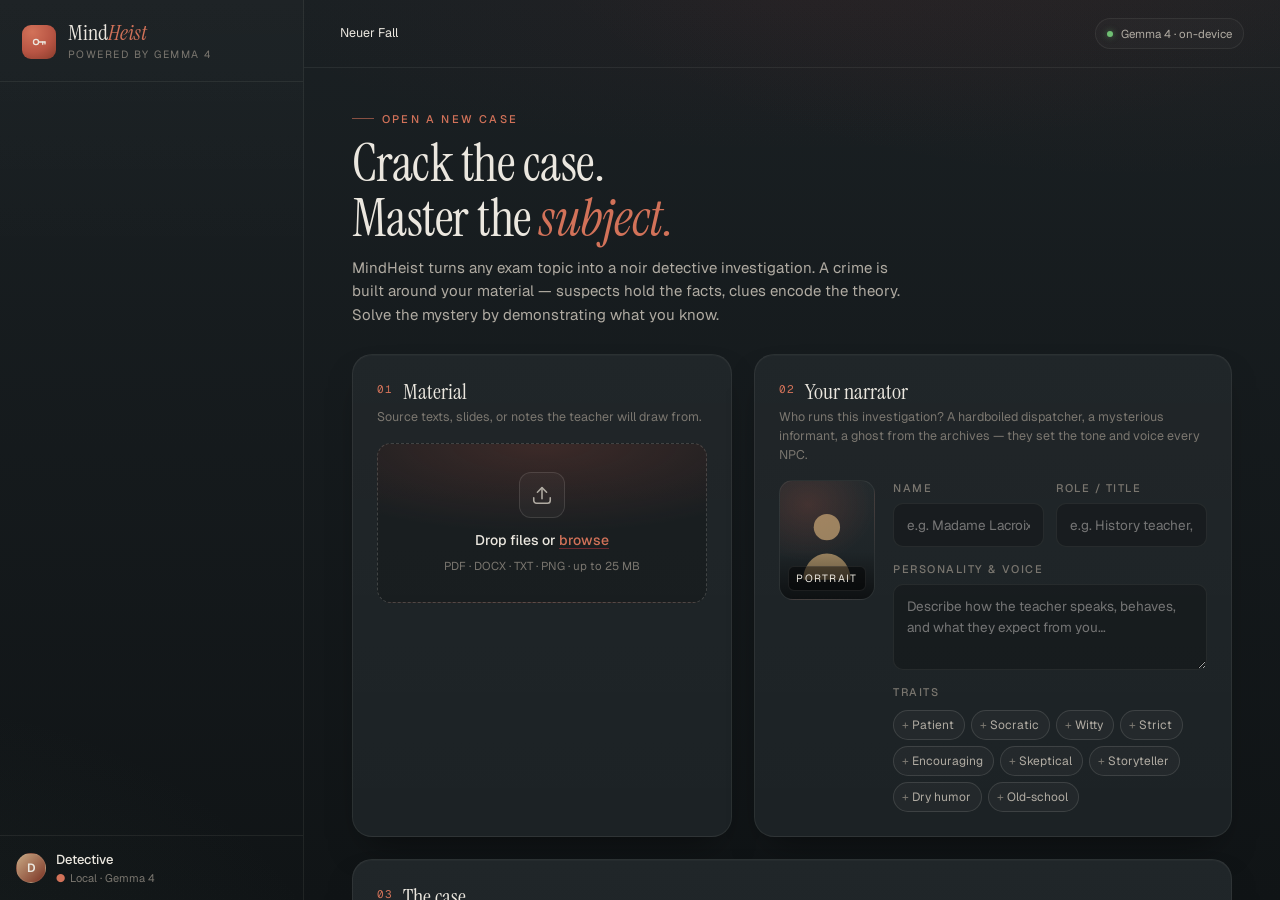
<file: index.html>
<!doctype html>
<html lang="en">
<head>
<meta charset="utf-8" />
<meta name="viewport" content="width=device-width,initial-scale=1" />
<title>MindHeist — New Roleplay</title>
<link rel="preconnect" href="https://fonts.googleapis.com">
<link rel="preconnect" href="https://fonts.gstatic.com" crossorigin>
<link href="https://fonts.googleapis.com/css2?family=Instrument+Serif:ital@0;1&family=Geist:wght@300;400;500;600;700&family=Geist+Mono:wght@400;500&display=swap" rel="stylesheet">
<link rel="stylesheet" href="shared.css">
<link rel="stylesheet" href="style.css">
</head>
<body>

<div class="app">

  <!-- Sidebar -->
  <aside class="sidebar">
    <div class="brand">
      <div class="brand-mark">
        <svg viewBox="0 0 24 24" fill="none" stroke="currentColor" stroke-width="1.7" stroke-linecap="round" stroke-linejoin="round">
          <circle cx="8" cy="12" r="3.4"/><path d="M11.4 12H20"/><path d="M17 12v3"/><path d="M20 12v2.5"/>
        </svg>
      </div>
      <div>
        <div class="brand-name">Mind<em>Heist</em></div>
        <div class="brand-sub">Powered by Gemma 4</div>
      </div>
    </div>

    <div class="side-spacer"></div>

    <div class="sidebar-foot">
      <div class="avatar">D</div>
      <div class="who">
        <div class="who-name">Detective</div>
        <div class="who-plan"><span class="gem">●</span> Local · Gemma 4</div>
      </div>
    </div>
  </aside>

  <!-- Main -->
  <main class="main">
    <div class="topbar">
      <div class="crumb">
        <span class="here">Neuer Fall</span>
      </div>
      <div class="topbar-right">
        <span class="badge"><span class="pulse"></span> Gemma 4 · on-device</span>
      </div>
    </div>

    <div class="scroll">

      <section class="hero">
        <div>
          <div class="eyebrow">Open a new case</div>
          <h1>Crack the case.<br>Master the <em>subject.</em></h1>
          <p class="lede">MindHeist turns any exam topic into a noir detective investigation. A crime is built around your material — suspects hold the facts, clues encode the theory. Solve the mystery by demonstrating what you know.</p>
        </div>
      </section>

      <div class="grid">

        <!-- Card 01: Material -->
        <article class="card">
          <div class="card-head">
            <div>
              <h2><span class="num">01</span>Material</h2>
              <div class="card-desc">Source texts, slides, or notes the teacher will draw from.</div>
            </div>
          </div>
          <label class="dropzone" for="file-input">
            <div class="dz-icon">
              <svg viewBox="0 0 24 24" fill="none" stroke="currentColor" stroke-width="1.7" stroke-linecap="round" stroke-linejoin="round"><path d="M21 15v3a3 3 0 0 1-3 3H6a3 3 0 0 1-3-3v-3"/><path d="M7 9l5-5 5 5"/><path d="M12 4v12"/></svg>
            </div>
            <div class="dz-title">Drop files or <b>browse</b></div>
            <div class="dz-hint">PDF · DOCX · TXT · PNG · up to 25 MB</div>
            <input id="file-input" type="file" multiple hidden>
          </label>
          <div class="file-list" id="file-list"></div>
        </article>

        <!-- Card 02: Teacher -->
        <article class="card">
          <div class="card-head">
            <div>
              <h2><span class="num">02</span>Your narrator</h2>
              <div class="card-desc">Who runs this investigation? A hardboiled dispatcher, a mysterious informant, a ghost from the archives — they set the tone and voice every NPC.</div>
            </div>
          </div>
          <div class="persona-grid">
            <div class="portrait" title="Choose portrait">
              <svg viewBox="0 0 100 120" fill="currentColor">
                <circle cx="50" cy="40" r="20"/>
                <path d="M14 120c0-22 16-40 36-40s36 18 36 40z"/>
              </svg>
              <div class="portrait-label">Portrait</div>
            </div>
            <div>
              <div class="row-2">
                <div class="field">
                  <label>Name</label>
                  <input id="teacher-name" placeholder="e.g. Madame Lacroix">
                </div>
                <div class="field">
                  <label>Role / title</label>
                  <input id="teacher-role" placeholder="e.g. History teacher, debate partner…">
                </div>
              </div>
              <div class="field">
                <label>Personality &amp; voice</label>
                <textarea id="teacher-personality" placeholder="Describe how the teacher speaks, behaves, and what they expect from you…"></textarea>
              </div>
              <div class="field" style="margin-bottom:0">
                <label>Traits</label>
                <div class="traits">
                  <span class="trait">Patient</span>
                  <span class="trait">Socratic</span>
                  <span class="trait">Witty</span>
                  <span class="trait">Strict</span>
                  <span class="trait">Encouraging</span>
                  <span class="trait">Skeptical</span>
                  <span class="trait">Storyteller</span>
                  <span class="trait">Dry humor</span>
                  <span class="trait">Old-school</span>
                </div>
              </div>
            </div>
          </div>
        </article>

        <!-- Card 03: Lesson -->
        <article class="card full">
          <div class="card-head">
            <div>
              <h2><span class="num">03</span>The case</h2>
              <div class="card-desc">What subject should the crime revolve around? The mystery is built entirely from your exam topic.</div>
            </div>
          </div>
          <div class="topic-grid">
            <div>
              <div class="field">
                <label>Exam topic &amp; scope</label>
                <div class="ta-wrap">
                  <textarea id="topic-ta" oninput="updateCount(this)" placeholder="e.g. I have an oral exam on the French Revolution — causes, key figures, the Declaration of the Rights of Man. Push me hard on dates and motives."></textarea>
                  <div class="ta-foot">
                    <div class="ta-chips">
                      <span class="auto-mode-note">The mystery format is chosen automatically from your topic.</span>
                    </div>
                    <span id="char-count">0 / 2,000</span>
                  </div>
                </div>
              </div>
            </div>
            <div class="options">
              <div class="opt-row">
                <div class="field" style="margin-bottom:0">
                  <label>Language</label>
                  <select id="lesson-language">
                    <option selected>English</option>
                    <option>German</option>
                    <option>French</option>
                    <option>Spanish</option>
                  </select>
                </div>
                <div class="field" style="margin-bottom:0">
                  <label>Length</label>
                  <select id="lesson-length">
                    <option>15 min — quick drill</option>
                    <option selected>30 min — standard</option>
                    <option>60 min — deep dive</option>
                    <option>Open-ended</option>
                  </select>
                </div>
              </div>
              <div class="opt-row">
                <div class="field" style="margin-bottom:0">
                  <label>School level</label>
                  <select id="lesson-school-type">
                    <option value="">— unspecified —</option>
                    <option>Elementary</option>
                    <option>Middle school</option>
                    <option selected>High school</option>
                    <option>Vocational school</option>
                    <option>University</option>
                  </select>
                </div>
                <div class="field" style="margin-bottom:0">
                  <label>Grade / year</label>
                  <select id="lesson-grade">
                    <option value="">— unspecified —</option>
                    <option>Grade 5</option><option>Grade 6</option><option>Grade 7</option>
                    <option>Grade 8</option><option>Grade 9</option><option>Grade 10</option>
                    <option>Grade 11</option><option>Grade 12</option>
                    <option>1st year university</option><option>2nd year university</option>
                    <option>3rd year university</option><option>Master / graduate</option>
                  </select>
                </div>
              </div>
              <div class="slider-box">
                <div class="slider-top"><span>Academic difficulty</span><b id="diff-label">Challenging</b></div>
                <div class="track" id="diff-track">
                  <div class="track-fill" id="diff-fill" style="width:60%"></div>
                  <div class="track-knob" id="diff-knob" style="left:60%"></div>
                </div>
                <div class="slider-scale"><span>Forgiving</span><span>Balanced</span><span>Unforgiving</span><span>No mercy</span></div>
              </div>
            </div>
          </div>
        </article>

      </div>

      <!-- Action bar -->
      <div class="action-bar">
        <div class="action-left">
          <div class="action-model">
            <svg viewBox="0 0 24 24" fill="none" stroke="currentColor" stroke-width="1.8" stroke-linecap="round" stroke-linejoin="round"><path d="M12 2l2.5 6.5L21 11l-6.5 2.5L12 20l-2.5-6.5L3 11l6.5-2.5z"/></svg>
            Gemma 4 · runs locally
          </div>
          <div class="action-divider"></div>
          <div class="action-tokens">No documents yet · add material to begin</div>
        </div>
        <div class="action-right">
          <button class="btn btn-primary" onclick="send()">
            <svg viewBox="0 0 24 24" fill="none" stroke="currentColor" stroke-width="2" stroke-linecap="round" stroke-linejoin="round"><path d="M5 4l14 8-14 8z" fill="currentColor"/></svg>
            Open the case
            <span class="kbd">⏎</span>
          </button>
        </div>
      </div>

    </div>
  </main>
</div>

<!-- Loading Overlay -->
<div id="loading-overlay" class="loading-overlay" aria-live="polite" aria-label="Generating your case">
  <div class="lo-glow lo-glow-1" aria-hidden="true"></div>
  <div class="lo-glow lo-glow-2" aria-hidden="true"></div>
  <div class="lo-scanlines" aria-hidden="true"></div>

  <div class="lo-content">

    <div class="lo-brand">
      <div class="lo-brand-mark">
        <svg viewBox="0 0 24 24" fill="none" stroke="currentColor" stroke-width="1.7" stroke-linecap="round" stroke-linejoin="round">
          <circle cx="8" cy="12" r="3.4"/>
          <path d="M11.4 12H20"/>
          <path d="M17 12v3"/>
          <path d="M20 12v2.5"/>
        </svg>
      </div>
      <span class="lo-brand-name">Mind<em>Heist</em></span>
    </div>

    <div class="lo-title">Opening<br>the case</div>
    <div class="lo-subtitle" id="lo-subtitle">Preparing your investigation…</div>

    <div class="lo-stages">

      <!-- Stage 1: Research -->
      <div class="lo-stage" id="lo-stage-1">
        <div class="lo-stage-track">
          <div class="lo-stage-icon">
            <svg viewBox="0 0 24 24" fill="none" stroke="currentColor" stroke-width="2" stroke-linecap="round" stroke-linejoin="round">
              <circle cx="11" cy="11" r="7"/>
              <path d="m20 20-3.5-3.5"/>
            </svg>
          </div>
          <div class="lo-stage-line"></div>
        </div>
        <div class="lo-stage-body">
          <div class="lo-stage-label">Research</div>
          <div class="lo-stage-desc">Analyzing concepts, key facts, and learning gaps</div>
        </div>
      </div>

      <!-- Stage 2: Task Design -->
      <div class="lo-stage" id="lo-stage-2">
        <div class="lo-stage-track">
          <div class="lo-stage-icon">
            <svg viewBox="0 0 24 24" fill="none" stroke="currentColor" stroke-width="2" stroke-linecap="round" stroke-linejoin="round">
              <path d="M9 5H7a2 2 0 0 0-2 2v12a2 2 0 0 0 2 2h10a2 2 0 0 0 2-2V7a2 2 0 0 0-2-2h-2"/>
              <rect x="9" y="3" width="6" height="4" rx="2"/>
              <path d="M9 12h6M9 16h4"/>
            </svg>
          </div>
          <div class="lo-stage-line"></div>
        </div>
        <div class="lo-stage-body">
          <div class="lo-stage-label">Task Design</div>
          <div class="lo-stage-desc">Creating exam tasks calibrated to your level</div>
        </div>
      </div>

      <!-- Stage 3: Story Build -->
      <div class="lo-stage" id="lo-stage-3">
        <div class="lo-stage-track">
          <div class="lo-stage-icon">
            <svg viewBox="0 0 24 24" fill="none" stroke="currentColor" stroke-width="2" stroke-linecap="round" stroke-linejoin="round">
              <path d="M20.84 4.61a5.5 5.5 0 0 0-7.78 0L12 5.67l-1.06-1.06a5.5 5.5 0 0 0-7.78 7.78l1.06 1.06L12 21.23l7.78-7.78 1.06-1.06a5.5 5.5 0 0 0 0-7.78z"/>
            </svg>
          </div>
        </div>
        <div class="lo-stage-body">
          <div class="lo-stage-label">Building the Case</div>
          <div class="lo-stage-desc">Weaving your topic into a noir detective mystery</div>
        </div>
      </div>

    </div>

    <div class="lo-progress">
      <div class="lo-progress-fill" id="lo-progress-fill"></div>
    </div>

    <div class="lo-footer">
      <span>Gemma 4 · on-device</span>
      <div class="lo-footer-dot"></div>
      <span id="lo-timer">0s</span>
      <div class="lo-footer-dot"></div>
      <span>~1–3 min</span>
    </div>

  </div>
</div>

<script src="script.js"></script>

</body>
</html>
</file>
<file: shared.css>
/* Shared design tokens and base styles — included by both pages */

:root {
  --bg:           #161b1d;
  --surface:      #1c2225;
  --surface-2:    #232a2d;
  --ink:          #ebe7df;
  --ink-dim:      #b0aba2;
  --ink-mute:     #7a766f;
  --accent:       #b85544;
  --accent-light: #d27259;
  --r:            14px;
  --r-lg:         20px;
  --shadow:       0 18px 36px -16px rgba(0,0,0,0.5), 0 1px 0 rgba(255,255,255,0.025) inset;
}

*, *::before, *::after { box-sizing: border-box; }
html, body { height: 100%; margin: 0; }

.app {
  display: grid;
  grid-template-columns: 304px 1fr;
  height: 100vh;
}

.sidebar {
  display: flex;
  flex-direction: column;
  border-right: 1px solid var(--line);
}

.brand {
  display: flex;
  align-items: center;
  gap: 12px;
  padding: 22px 22px 18px;
  border-bottom: 1px solid var(--line);
}

.sidebar h3 {
  font-size: 10.5px;
  letter-spacing: 0.16em;
  text-transform: uppercase;
  color: var(--ink-mute);
  font-weight: 500;
  margin: 8px 22px;
}

.sidebar-foot {
  border-top: 1px solid var(--line);
  padding: 14px 16px;
  display: flex;
  align-items: center;
  gap: 10px;
}

@media (max-width: 860px) {
  .app { grid-template-columns: 1fr; }
  .sidebar { display: none; }
}
</file>
<file: style.css>
:root {
  --bg-grad-1:   #1a2023;
  --bg-grad-2:   #101416;
  --glow-1:      rgba(184,85,68,0.10);
  --glow-2:      rgba(94,124,107,0.10);
  --line:        rgba(235,231,223,0.07);
  --line-strong: rgba(235,231,223,0.13);
  --red:         var(--accent);
  --red-deep:    #7a3324;
  --red-bright:  var(--accent-light);
  --red-glow:    rgba(184,85,68,0.22);
  --gold:        #c9a984;
  --r-sm:        10px;
  --shadow-red:  0 8px 24px -10px var(--red-glow);
}

body {
  font-family: "Geist", ui-sans-serif, system-ui, sans-serif;
  font-size: 14px;
  line-height: 1.5;
  color: var(--ink);
  background-color: var(--bg);
  background-image:
    radial-gradient(1100px 600px at 88% -20%, var(--glow-1), transparent 60%),
    radial-gradient(900px 700px at -10% 120%, var(--glow-2), transparent 55%),
    linear-gradient(180deg, var(--bg-grad-1), var(--bg-grad-2));
  background-attachment: fixed;
  -webkit-font-smoothing: antialiased;
  overflow: hidden;
}

/* ── Sidebar ── */
.sidebar {
  background: linear-gradient(180deg, rgba(255,255,255,0.015), transparent 30%);
}

.brand-mark {
  width: 34px; height: 34px;
  border-radius: 9px;
  background: radial-gradient(120% 120% at 30% 20%, var(--red-bright), var(--red) 50%, var(--red-deep));
  display: grid; place-items: center;
  color: var(--ink);
}
.brand-mark svg { width: 18px; height: 18px; }
.brand-name {
  font-family: "Instrument Serif", serif;
  font-size: 22px;
  line-height: 1;
}
.brand-name em { font-style: italic; color: var(--red-bright); }
.brand-sub {
  font-size: 10.5px;
  letter-spacing: 0.14em;
  text-transform: uppercase;
  color: var(--ink-mute);
  margin-top: 3px;
}

.avatar {
  width: 30px; height: 30px; border-radius: 50%;
  background: linear-gradient(135deg, var(--gold), var(--red-deep));
  display: grid; place-items: center;
  font-size: 12px; font-weight: 600;
  border: 1px solid var(--line);
  flex-shrink: 0;
}
.who { flex: 1; min-width: 0; }
.who-name { font-size: 13px; font-weight: 500; }
.who-plan {
  font-size: 11px; color: var(--ink-mute);
  display: flex; align-items: center; gap: 5px;
}
.who-plan .gem { color: var(--red-bright); }

.icon-btn {
  width: 30px; height: 30px; border-radius: 8px;
  border: 1px solid var(--line); background: transparent;
  color: var(--ink-dim);
  display: grid; place-items: center;
  cursor: pointer;
  transition: background .15s, color .15s, border-color .15s;
}
.icon-btn:hover { background: rgba(255,255,255,0.04); color: var(--ink); border-color: var(--line-strong); }
.icon-btn svg { width: 14px; height: 14px; }

/* ── Main ── */
.main {
  display: flex; flex-direction: column;
  height: 100vh; overflow: hidden;
  position: relative;
}
.main::before {
  content: "";
  position: absolute; inset: 0 0 auto 0; height: 220px;
  background: radial-gradient(80% 100% at 50% 0%, rgba(155,44,52,0.06), transparent 70%);
  pointer-events: none;
}

.topbar {
  display: flex; align-items: center; justify-content: space-between;
  padding: 18px 36px;
  border-bottom: 1px solid var(--line);
  position: relative; z-index: 1;
}
.crumb { display: flex; align-items: center; gap: 10px; color: var(--ink-mute); font-size: 12.5px; }
.crumb .here { color: var(--ink); }
.crumb .sep { opacity: .5; }
.topbar-right { display: flex; gap: 8px; align-items: center; }
.badge {
  display: inline-flex; align-items: center; gap: 8px;
  padding: 6px 11px; border-radius: 999px;
  border: 1px solid var(--line);
  background: rgba(255,255,255,0.02);
  font-size: 11.5px; color: var(--ink-dim);
}
.pulse {
  width: 6px; height: 6px; border-radius: 50%;
  background: #6fbf73;
  box-shadow: 0 0 6px rgba(111,191,115,0.5);
  flex-shrink: 0;
}

.scroll {
  flex: 1; overflow-y: auto;
  padding: 36px 48px 48px;
  position: relative; z-index: 1;
}
.scroll::-webkit-scrollbar { width: 8px; }
.scroll::-webkit-scrollbar-thumb { background: rgba(255,255,255,0.06); border-radius: 99px; }

/* ── Hero ── */
.hero {
  max-width: 1180px; margin: 0 auto 28px;
  display: flex; align-items: flex-end; justify-content: space-between; gap: 24px;
}
.eyebrow {
  display: inline-flex; align-items: center; gap: 8px;
  font-size: 11px; letter-spacing: 0.2em; text-transform: uppercase;
  color: var(--red-bright); font-weight: 500; margin-bottom: 10px;
}
.eyebrow::before { content: ""; width: 22px; height: 1px; background: currentColor; opacity: .6; }
h1 {
  font-family: "Instrument Serif", serif;
  font-size: 52px; font-weight: 400;
  line-height: 1.05; letter-spacing: -0.01em;
  margin: 0 0 10px; color: var(--ink);
}
h1 em { font-style: italic; color: var(--red-bright); }
.lede { color: var(--ink-dim); font-size: 15px; max-width: 560px; line-height: 1.55; margin: 0; }

/* ── Cards grid ── */
.grid {
  max-width: 1180px; margin: 0 auto;
  display: grid;
  grid-template-columns: 380px 1fr;
  gap: 22px;
}
.full { grid-column: 1 / -1; }

.card {
  background: linear-gradient(180deg, rgba(255,255,255,0.02), transparent), var(--surface);
  border: 1px solid var(--line);
  border-radius: var(--r-lg);
  padding: 24px;
  box-shadow: var(--shadow);
}
.card-head {
  display: flex; align-items: flex-start; justify-content: space-between;
  gap: 14px; margin-bottom: 16px;
}
.card-head h2 {
  font-family: "Instrument Serif", serif;
  font-size: 22px; font-weight: 400; line-height: 1.15;
  margin: 0 0 4px;
}
.card-head h2 .num {
  font-family: "Geist Mono", monospace;
  font-size: 11px; color: var(--red-bright);
  letter-spacing: 0.1em; margin-right: 10px;
  vertical-align: 6px;
}
.card-desc { font-size: 12.5px; color: var(--ink-mute); }

/* ── Upload card ── */
.dropzone {
  display: block;
  border: 1.5px dashed rgba(245,237,225,0.18);
  border-radius: 14px;
  padding: 28px 18px;
  text-align: center;
  background: radial-gradient(120% 80% at 50% 0%, var(--red-glow), transparent 70%), rgba(0,0,0,0.18);
  cursor: pointer;
  transition: border-color .2s, background .2s;
}
.dropzone:hover { border-color: rgba(185,64,73,0.4); }
.dz-icon {
  width: 46px; height: 46px; border-radius: 12px;
  margin: 0 auto 12px;
  display: grid; place-items: center;
  background: rgba(255,255,255,0.03);
  border: 1px solid var(--line-strong);
  color: var(--ink-dim);
}
.dz-icon svg { width: 22px; height: 22px; }
.dz-title { font-size: 14px; font-weight: 500; }
.dz-title b { color: var(--red-bright); font-weight: 500; text-decoration: underline; text-decoration-color: rgba(230,57,70,0.4); text-underline-offset: 3px; }
.dz-hint { font-size: 11.5px; color: var(--ink-mute); margin-top: 6px; }

.file-list { margin-top: 14px; display: flex; flex-direction: column; gap: 6px; }
.file {
  display: grid; grid-template-columns: 28px 1fr auto auto;
  align-items: center; gap: 10px;
  padding: 9px 10px 9px 9px;
  border-radius: 10px;
  background: rgba(255,255,255,0.02);
  border: 1px solid var(--line);
}
.file-ext {
  width: 28px; height: 28px; border-radius: 6px;
  display: grid; place-items: center;
  font-family: "Geist Mono", monospace; font-size: 9.5px; font-weight: 600;
  letter-spacing: 0.04em;
}
.ext-pdf  { background: linear-gradient(160deg, var(--red), var(--red-deep)); }
.ext-docx { background: linear-gradient(160deg, #4a6fa5, #2a3f5f); }
.ext-png  { background: linear-gradient(160deg, #6b8e6b, #2f4a2f); }
.file-name { font-size: 12.5px; white-space: nowrap; overflow: hidden; text-overflow: ellipsis; }
.file-size { font-size: 11px; color: var(--ink-mute); font-family: "Geist Mono", monospace; }
.file-remove {
  width: 22px; height: 22px; border-radius: 6px;
  border: 0; background: transparent; color: var(--ink-mute);
  cursor: pointer; display: grid; place-items: center;
}
.file-remove:hover { color: var(--ink); background: rgba(255,255,255,0.06); }

/* ── Persona card ── */
.persona-grid {
  display: grid; grid-template-columns: 96px 1fr;
  gap: 18px; align-items: flex-start;
}
.portrait {
  width: 96px; height: 120px; border-radius: 14px;
  background: radial-gradient(120% 80% at 30% 20%, var(--red-glow), transparent 60%),
              linear-gradient(180deg, var(--surface-2), var(--surface));
  border: 1px solid var(--line);
  display: grid; place-items: center;
  position: relative; overflow: hidden; cursor: pointer;
}
.portrait::after {
  content: ""; position: absolute; inset: 0;
  background: linear-gradient(180deg, transparent 60%, rgba(0,0,0,0.5));
}
.portrait svg { width: 70%; height: 70%; color: rgba(217,178,124,0.65); }
.portrait-label {
  position: absolute; left: 8px; right: 8px; bottom: 8px; z-index: 1;
  font-size: 10.5px; letter-spacing: 0.12em; text-transform: uppercase;
  text-align: center; color: var(--ink);
  background: rgba(0,0,0,0.45);
  border: 1px solid rgba(255,255,255,0.08);
  border-radius: 6px; padding: 4px 0;
}

.field { display: flex; flex-direction: column; gap: 6px; margin-bottom: 14px; }
.field label {
  font-size: 11px; letter-spacing: 0.14em; text-transform: uppercase;
  color: var(--ink-mute); font-weight: 500;
}
.field input, .field textarea, .field select {
  background: rgba(0,0,0,0.22);
  border: 1px solid var(--line);
  border-radius: var(--r-sm);
  padding: 11px 13px;
  color: var(--ink); font: inherit; font-size: 13.5px;
  outline: none; width: 100%;
  transition: border-color .15s, background .15s;
}
.field input:focus, .field textarea:focus, .field select:focus {
  border-color: rgba(230,57,70,0.5);
  background: rgba(0,0,0,0.32);
}
.field textarea { resize: vertical; min-height: 86px; line-height: 1.55; }
.field select { appearance: none; background-image: url("data:image/svg+xml,%3Csvg xmlns='http://www.w3.org/2000/svg' width='12' height='12' viewBox='0 0 24 24' fill='none' stroke='%237a766f' stroke-width='2'%3E%3Cpath d='M6 9l6 6 6-6'/%3E%3C/svg%3E"); background-repeat: no-repeat; background-position: right 12px center; padding-right: 32px; }

.row-2 { display: grid; grid-template-columns: 1fr 1fr; gap: 12px; }

.traits { display: flex; flex-wrap: wrap; gap: 6px; margin-top: 4px; }
.trait {
  font-size: 12px; padding: 5px 10px 5px 8px;
  border-radius: 999px;
  background: rgba(255,255,255,0.03);
  border: 1px solid var(--line-strong);
  color: var(--ink-dim);
  cursor: pointer;
  transition: background .15s, color .15s, border-color .15s;
  user-select: none;
}
.trait::before { content: "+ "; color: var(--ink-mute); }
.trait:hover { color: var(--ink); border-color: rgba(245,237,225,0.2); }
.trait.on { background: color-mix(in srgb, var(--red) 18%, transparent); border-color: color-mix(in srgb, var(--red) 40%, transparent); color: var(--ink); }
.trait.on::before { content: "✓ "; color: var(--red-bright); }

/* ── Topic card ── */
.topic-grid { display: grid; grid-template-columns: 1.4fr 1fr; gap: 24px; }

.ta-wrap {
  position: relative;
  background: rgba(0,0,0,0.22);
  border: 1px solid var(--line);
  border-radius: 12px;
  padding: 14px 16px 38px;
  transition: border-color .15s;
}
.ta-wrap:focus-within { border-color: rgba(230,57,70,0.45); }
.ta-wrap textarea {
  width: 100%; background: transparent; border: 0; outline: 0;
  resize: none; color: var(--ink); font: inherit;
  font-size: 14px; line-height: 1.6; min-height: 200px;
}
.ta-wrap textarea::placeholder { color: var(--ink-mute); }
.ta-foot {
  position: absolute; left: 14px; right: 14px; bottom: 10px;
  display: flex; align-items: center; justify-content: space-between;
  color: var(--ink-mute); font-size: 11px;
}
.ta-chips { display: flex; gap: 6px; }
.chip {
  font-size: 11px; padding: 4px 8px; border-radius: 6px;
  border: 1px solid var(--line); color: var(--ink-dim);
  background: rgba(255,255,255,0.02); cursor: pointer;
}
.chip:hover { color: var(--ink); border-color: var(--line-strong); }

.options { display: flex; flex-direction: column; gap: 12px; }
.opt-row { display: grid; grid-template-columns: 1fr 1fr; gap: 10px; }

.seg {
  display: flex; gap: 4px; padding: 4px;
  background: rgba(0,0,0,0.22);
  border: 1px solid var(--line); border-radius: var(--r-sm);
}
.seg-item {
  flex: 1; text-align: center;
  padding: 8px 10px; font-size: 12.5px;
  color: var(--ink-dim); border-radius: 7px;
  cursor: pointer; border: 1px solid transparent;
  user-select: none;
  transition: color .15s;
}
.seg-item:hover { color: var(--ink); }
.seg-item.on {
  background: color-mix(in srgb, var(--red) 22%, transparent);
  color: var(--ink);
  border-color: color-mix(in srgb, var(--red) 40%, transparent);
}

.slider-box {
  background: rgba(0,0,0,0.22);
  border: 1px solid var(--line);
  border-radius: var(--r-sm); padding: 12px 14px;
}
.slider-top { display: flex; justify-content: space-between; font-size: 12px; color: var(--ink-dim); margin-bottom: 8px; }
.slider-top b { color: var(--ink); font-weight: 500; }
.track {
  position: relative; height: 4px;
  background: rgba(255,255,255,0.08);
  border-radius: 99px; cursor: pointer;
}
.track-fill {
  position: absolute; top: 0; left: 0; bottom: 0;
  background: linear-gradient(90deg, var(--red-deep), var(--red));
  border-radius: 99px;
}
.track-knob {
  position: absolute; top: 50%;
  width: 12px; height: 12px; border-radius: 50%;
  background: var(--ink);
  transform: translate(-50%, -50%);
  box-shadow: 0 0 0 3px var(--red-glow), 0 2px 6px rgba(0,0,0,0.4);
}
.slider-scale { display: flex; justify-content: space-between; font-size: 10.5px; color: var(--ink-mute); margin-top: 8px; }

/* ── Action bar ── */
.action-bar {
  max-width: 1180px; margin: 22px auto 0;
  display: flex; align-items: center; justify-content: space-between;
  gap: 16px; padding: 16px 22px;
  background: linear-gradient(180deg, rgba(255,255,255,0.02), transparent), var(--surface);
  border: 1px solid var(--line);
  border-radius: var(--r-lg);
  box-shadow: var(--shadow);
}
.action-left { display: flex; align-items: center; gap: 14px; }
.action-model { display: flex; align-items: center; gap: 8px; font-size: 12px; color: var(--ink-dim); }
.action-model svg { width: 14px; height: 14px; color: var(--red-bright); }
.action-divider { width: 1px; height: 18px; background: var(--line); }
.action-tokens { font-size: 12px; color: var(--ink-mute); }
.action-right { display: flex; gap: 10px; }

.btn {
  font: inherit; cursor: pointer;
  padding: 11px 16px; border-radius: var(--r-sm);
  border: 1px solid var(--line);
  background: transparent; color: var(--ink); font-size: 13px;
  transition: background .15s, border-color .15s;
}
.btn:hover { background: rgba(255,255,255,0.04); border-color: var(--line-strong); }
.btn-primary {
  background: linear-gradient(180deg, var(--red), var(--red-deep));
  border-color: rgba(255,255,255,0.06);
  padding: 11px 22px 11px 18px; font-weight: 500;
  box-shadow: var(--shadow-red), 0 1px 0 rgba(255,255,255,0.10) inset;
  display: flex; align-items: center; gap: 10px;
}
.btn-primary:hover { filter: brightness(1.06); }
.btn-primary svg { width: 16px; height: 16px; }
.kbd {
  font-family: "Geist Mono", monospace; font-size: 10.5px;
  padding: 2px 6px; border-radius: 4px;
  background: rgba(0,0,0,0.28);
  border: 1px solid rgba(255,255,255,0.1);
}

/* ── Responsive ── */
@media (max-width: 1180px) {
  .grid { grid-template-columns: 1fr; }
  .topic-grid { grid-template-columns: 1fr; }
  .hero { flex-direction: column; align-items: flex-start; }
  h1 { font-size: 44px; }
}
@media (max-width: 860px) {
  body { overflow: auto; }
  .app { height: auto; }
  .main { height: auto; overflow: visible; }
  .scroll { padding: 24px; overflow: visible; }
}

/* ═══════════════════════════════════════════════════
   LOADING OVERLAY
═══════════════════════════════════════════════════ */
.loading-overlay {
  position: fixed;
  inset: 0;
  z-index: 9000;
  display: none;
  align-items: center;
  justify-content: center;
  background: var(--bg);
  opacity: 0;
  pointer-events: none;
  transition: opacity 0.5s ease;
  overflow: hidden;
}
.loading-overlay.lo-open {
  display: flex;
}
.loading-overlay.active {
  opacity: 1;
  pointer-events: auto;
}
.loading-overlay.fade-out {
  opacity: 0;
  pointer-events: none;
  transition: opacity 0.6s ease-in;
}

/* Background glows */
.lo-glow {
  position: absolute;
  border-radius: 50%;
  pointer-events: none;
}
.lo-glow-1 {
  width: 900px; height: 600px;
  top: -200px; right: -150px;
  background: radial-gradient(circle, rgba(184,85,68,0.14), transparent 60%);
  animation: lo-glow-float 5.5s ease-in-out infinite alternate;
}
.lo-glow-2 {
  width: 700px; height: 700px;
  bottom: -280px; left: -180px;
  background: radial-gradient(circle, rgba(74,130,155,0.09), transparent 60%);
  animation: lo-glow-float 7s ease-in-out infinite alternate-reverse;
  animation-delay: 1.8s;
}
@keyframes lo-glow-float {
  from { transform: scale(1) translate(0, 0); opacity: 0.65; }
  to   { transform: scale(1.07) translate(12px, -14px); opacity: 1; }
}

/* Scanlines */
.lo-scanlines {
  position: absolute;
  inset: 0;
  pointer-events: none;
  background: repeating-linear-gradient(
    transparent 0,
    transparent 2px,
    rgba(0, 0, 0, 0.022) 2px,
    rgba(0, 0, 0, 0.022) 4px
  );
}

/* Content wrapper */
.lo-content {
  position: relative;
  z-index: 1;
  width: min(480px, 90vw);
}

/* Brand */
.lo-brand {
  display: flex;
  align-items: center;
  gap: 10px;
  margin-bottom: 38px;
}
.lo-brand-mark {
  width: 30px; height: 30px;
  border-radius: 8px;
  background: radial-gradient(120% 120% at 30% 20%, var(--red-bright), var(--red) 50%, var(--red-deep));
  display: grid; place-items: center;
  color: white;
  flex-shrink: 0;
}
.lo-brand-mark svg { width: 14px; height: 14px; }
.lo-brand-name {
  font-family: "Instrument Serif", serif;
  font-size: 18px;
  line-height: 1;
  color: var(--ink);
}
.lo-brand-name em { font-style: italic; color: var(--red-bright); }

/* Headline */
.lo-title {
  font-family: "Instrument Serif", serif;
  font-size: 40px;
  font-weight: 400;
  line-height: 1.1;
  color: var(--ink);
  margin-bottom: 8px;
  letter-spacing: -0.01em;
}
.lo-subtitle {
  font-size: 13px;
  color: var(--ink-mute);
  margin-bottom: 48px;
  min-height: 18px;
  transition: color 0.3s;
}

/* ── Stage list ── */
.lo-stages {
  display: flex;
  flex-direction: column;
  margin-bottom: 36px;
}

.lo-stage {
  display: grid;
  grid-template-columns: 44px 1fr;
  gap: 16px;
}

.lo-stage-track {
  display: flex;
  flex-direction: column;
  align-items: center;
  flex-shrink: 0;
}

.lo-stage-icon {
  width: 44px; height: 44px;
  border-radius: 50%;
  display: grid; place-items: center;
  position: relative;
  flex-shrink: 0;
  background: rgba(255, 255, 255, 0.03);
  border: 1.5px solid rgba(255, 255, 255, 0.09);
  transition: background 0.4s, border-color 0.4s, box-shadow 0.4s;
}
.lo-stage-icon svg {
  width: 18px; height: 18px;
  color: rgba(235, 231, 223, 0.20);
  transition: color 0.4s;
  position: relative; z-index: 1;
  flex-shrink: 0;
}

.lo-stage-line {
  width: 1.5px;
  flex: 1;
  min-height: 22px;
  background: rgba(255, 255, 255, 0.06);
  margin: 5px 0;
  transition: background 0.7s ease;
}

.lo-stage-body {
  padding-bottom: 30px;
  padding-top: 10px;
}

.lo-stage-label {
  font-size: 15px;
  font-weight: 500;
  color: rgba(235, 231, 223, 0.28);
  margin-bottom: 4px;
  line-height: 1.3;
  transition: color 0.4s;
}

.lo-stage-desc {
  font-size: 12px;
  line-height: 1.55;
  color: rgba(235, 231, 223, 0.15);
  transition: color 0.4s;
}

/* ── ACTIVE ── */
.lo-stage.active .lo-stage-icon {
  background: color-mix(in srgb, var(--red) 13%, transparent);
  border-color: color-mix(in srgb, var(--red) 45%, transparent);
  animation: lo-pulse 2.4s ease-in-out infinite;
}
.lo-stage.active .lo-stage-icon svg { color: var(--red-bright); }

/* Spinner ring */
.lo-stage.active .lo-stage-icon::after {
  content: "";
  position: absolute;
  inset: -5px;
  border-radius: 50%;
  border: 1.5px solid transparent;
  border-top-color: var(--red-bright);
  border-right-color: color-mix(in srgb, var(--red) 28%, transparent);
  animation: lo-spin 0.95s linear infinite;
}

.lo-stage.active .lo-stage-label { color: var(--ink); }
.lo-stage.active .lo-stage-desc  { color: var(--ink-dim); }

@keyframes lo-pulse {
  0%, 100% {
    box-shadow: 0 0 0 5px color-mix(in srgb, var(--red) 8%, transparent),
                0 0 24px color-mix(in srgb, var(--red) 22%, transparent);
  }
  50% {
    box-shadow: 0 0 0 9px color-mix(in srgb, var(--red) 6%, transparent),
                0 0 38px color-mix(in srgb, var(--red) 35%, transparent);
  }
}
@keyframes lo-spin { to { transform: rotate(360deg); } }

/* ── DONE ── */
.lo-stage.done .lo-stage-icon {
  background: color-mix(in srgb, #6fbf73 11%, transparent);
  border-color: color-mix(in srgb, #6fbf73 38%, transparent);
  box-shadow: 0 0 14px color-mix(in srgb, #6fbf73 18%, transparent);
  animation: lo-done-pop 0.45s cubic-bezier(0.175, 0.885, 0.32, 1.275) both;
}
.lo-stage.done .lo-stage-icon svg { color: #6fbf73; }
.lo-stage.done .lo-stage-label { color: var(--ink-mute); }
.lo-stage.done .lo-stage-desc  { color: rgba(235, 231, 223, 0.22); }
.lo-stage.done .lo-stage-line  {
  background: color-mix(in srgb, #6fbf73 18%, rgba(255, 255, 255, 0.06));
}

@keyframes lo-done-pop {
  0%   { transform: scale(0.72); }
  60%  { transform: scale(1.14); }
  100% { transform: scale(1); }
}

/* ── Progress bar ── */
.lo-progress {
  height: 2px;
  background: rgba(255, 255, 255, 0.06);
  border-radius: 99px;
  overflow: hidden;
  margin-bottom: 16px;
}
.lo-progress-fill {
  height: 100%;
  width: 0;
  background: linear-gradient(90deg, var(--red-deep), var(--red), var(--red-bright));
  border-radius: 99px;
  transition: width 0.9s cubic-bezier(0.4, 0, 0.2, 1);
  box-shadow: 0 0 8px var(--red-glow);
}

/* ── Footer ── */
.lo-footer {
  font-size: 11px;
  color: var(--ink-mute);
  font-family: "Geist Mono", monospace;
  display: flex;
  align-items: center;
  gap: 10px;
}
.lo-footer-dot {
  width: 3px; height: 3px;
  border-radius: 50%;
  background: var(--ink-mute);
  opacity: 0.5;
  flex-shrink: 0;
}

/* ===================================================================
   SIDEBAR — INFO BLOCK (replaces removed Search + Saved Projects)
=================================================================== */
.side-info {
  padding: 8px 0 16px;
  border-top: 1px solid var(--line);
  margin-top: 12px;
}
.side-info h3 {
  font: 500 11px/1 "Geist", system-ui;
  letter-spacing: .08em;
  text-transform: uppercase;
  color: var(--ink-dim);
  margin: 0 0 12px;
}
.side-steps {
  list-style: none;
  padding: 0;
  margin: 0 0 16px;
  display: grid;
  gap: 8px;
}
.side-steps li {
  display: grid;
  grid-template-columns: 22px 1fr;
  gap: 10px;
  font: 400 12.5px/1.45 "Geist", system-ui;
  color: var(--ink-dim);
}
.side-steps .num {
  font: 500 10px/22px "Geist Mono", ui-monospace, monospace;
  text-align: center;
  color: var(--ink);
  border: 1px solid var(--line);
  border-radius: 6px;
  width: 22px; height: 22px;
}
.side-modes {
  display: flex;
  flex-wrap: wrap;
  gap: 6px;
}
.mode-chip {
  font: 500 10.5px/1 "Geist Mono", ui-monospace, monospace;
  letter-spacing: .04em;
  text-transform: uppercase;
  padding: 5px 9px;
  border-radius: 999px;
  border: 1px solid var(--line);
  color: var(--ink-dim);
  background: rgba(255,255,255,0.02);
}
.mode-chip[data-mode="Cold Case"]  { color: #8db4c8; border-color: rgba(141,180,200,0.35); }
.mode-chip[data-mode="Murder"]     { color: #c98a8a; border-color: rgba(201,138,138,0.35); }
.mode-chip[data-mode="Conspiracy"] { color: #b09cd0; border-color: rgba(176,156,208,0.35); }
.mode-chip[data-mode="Heist"]      { color: #c2a577; border-color: rgba(194,165,119,0.35); }

/* Auto-mode note under the topic textarea */
.auto-mode-note {
  font: 400 11.5px/1.3 "Geist", system-ui;
  color: var(--ink-mute);
  letter-spacing: .01em;
}
.side-spacer { flex: 1; }
</file>
<file: chat.css>
/* chat.css — MindHeist Session */

:root {
  --line:           rgba(235,231,223,0.10);
  --accent-2:       var(--accent-light);
  --glow:           rgba(184,85,68,0.18);
  --ambient:        rgba(94,124,107,0.10);
  --user-bubble:    #2a3236;
  --user-ink:       #ebe7df;
  --teacher-bubble: #1c2225;
  --teacher-ink:    #ebe7df;
  --teacher-accent: var(--accent);
  --radius:         var(--r);
  --radius-lg:      var(--r-lg);
  --shadow-2:       var(--shadow);
}

body {
  font-family: "Geist", ui-sans-serif, system-ui, -apple-system, sans-serif;
  color: var(--ink);
  background: var(--bg);
  background-image:
    radial-gradient(1100px 600px at 85% -10%, var(--glow), transparent 60%),
    radial-gradient(900px 700px at -10% 120%, var(--ambient), transparent 55%),
    linear-gradient(180deg, var(--bg), color-mix(in srgb, var(--bg) 70%, black));
  background-attachment: fixed;
  font-size: 14px;
  line-height: 1.55;
  -webkit-font-smoothing: antialiased;
  overflow: hidden;
  transition: background-color .8s ease;
}

/* ====================================================
   SIDEBAR
==================================================== */
.sidebar {
  background:
    linear-gradient(180deg, rgba(255,255,255,0.015), transparent 30%),
    linear-gradient(180deg,
      color-mix(in srgb, var(--bg) 60%, transparent),
      color-mix(in srgb, var(--bg) 90%, transparent));
  backdrop-filter: blur(8px);
  transition: background .8s ease, border-color .8s ease;
}

.brand .mark {
  width: 34px; height: 34px;
  border-radius: 9px;
  background: radial-gradient(
    120% 120% at 30% 20%,
    var(--accent-2) 0%,
    var(--accent) 50%,
    color-mix(in srgb, var(--accent) 60%, black) 100%
  );
  box-shadow: 0 0 0 1px rgba(255,255,255,0.05) inset;
  display: grid; place-items: center;
  color: var(--ink);
  transition: background .8s ease;
}
.brand .mark svg { width: 18px; height: 18px; }

.brand .name {
  font-family: "Instrument Serif", serif;
  font-size: 22px;
  line-height: 1;
}
.brand .name em {
  font-style: italic;
  color: var(--accent-2);
  font-weight: 400;
  transition: color .8s ease;
}

.brand .meta {
  font-size: 10.5px;
  letter-spacing: 0.14em;
  text-transform: uppercase;
  color: var(--ink-mute);
  margin-top: 4px;
}

.back-btn {
  margin: 16px;
  padding: 10px 12px;
  display: flex; align-items: center; gap: 10px;
  background: rgba(255,255,255,0.03);
  color: var(--ink-dim);
  border: 1px solid var(--line);
  border-radius: 10px;
  font-family: inherit;
  font-size: 13px;
  cursor: pointer;
  text-decoration: none;
  transition: background .15s ease, color .15s ease, border-color .15s ease;
}
.back-btn:hover {
  background: rgba(255,255,255,0.06);
  color: var(--ink);
}
.back-btn svg { width: 14px; height: 14px; }

.scenes {
  flex: 1;
  overflow-y: auto;
  padding: 0 10px 10px;
  scrollbar-width: thin;
  scrollbar-color: rgba(255,255,255,0.08) transparent;
}
.scenes::-webkit-scrollbar { width: 6px; }
.scenes::-webkit-scrollbar-thumb {
  background: rgba(255,255,255,0.08);
  border-radius: 99px;
}

.scene {
  padding: 11px 12px;
  border-radius: 10px;
  margin: 2px 0;
  cursor: default;
  border: 1px solid transparent;
  display: grid;
  grid-template-columns: 28px 1fr;
  align-items: center;
  gap: 10px;
  transition: background .15s ease, border-color .15s ease;
}
.scene:hover {
  background: rgba(255,255,255,0.025);
  border-color: var(--line);
}
.scene.active {
  background: color-mix(in srgb, var(--accent) 12%, transparent);
  border-color: color-mix(in srgb, var(--accent) 30%, transparent);
}

.scene .pico {
  width: 28px; height: 28px;
  border-radius: 7px;
  display: grid; place-items: center;
  font-family: "Instrument Serif", serif;
  font-size: 14px;
  color: var(--ink);
  background: linear-gradient(160deg, rgba(255,255,255,0.06), rgba(255,255,255,0.02));
  border: 1px solid var(--line);
  flex-shrink: 0;
}

.scene .text { min-width: 0; }
.scene .title {
  font-size: 12.5px; font-weight: 500;
  white-space: nowrap; overflow: hidden; text-overflow: ellipsis;
}
.scene .sub {
  font-size: 11px;
  color: var(--ink-mute);
  margin-top: 1px;
  white-space: nowrap; overflow: hidden; text-overflow: ellipsis;
}
.scene .num {
  font-family: "Geist Mono", monospace;
  font-size: 10.5px;
  color: var(--ink-mute);
}

.avatar {
  width: 30px; height: 30px;
  border-radius: 50%;
  background: linear-gradient(135deg, var(--accent-2), color-mix(in srgb, var(--accent) 60%, black));
  display: grid; place-items: center;
  color: var(--ink);
  font-size: 12px; font-weight: 600;
  border: 1px solid var(--line);
  transition: background .8s ease;
}

.who { flex: 1; }
.who .n { font-size: 13px; font-weight: 500; }
.who .p { font-size: 11px; color: var(--ink-mute); }

/* ====================================================
   MAIN
==================================================== */
.main {
  display: flex;
  flex-direction: column;
  min-height: 0;
  height: 100vh;
  position: relative;
}

.chat-panel {
  display: flex;
  flex-direction: column;
  flex: 1;
  min-height: 0;
}

.topbar {
  display: flex;
  align-items: center;
  justify-content: space-between;
  padding: 16px 28px;
  border-bottom: 1px solid var(--line);
  backdrop-filter: blur(8px);
  background: linear-gradient(
    180deg,
    color-mix(in srgb, var(--bg) 80%, transparent),
    color-mix(in srgb, var(--bg) 50%, transparent)
  );
  flex-shrink: 0;
}

.teacher-card {
  display: flex; align-items: center; gap: 14px;
  min-width: 0;
}

.teacher-portrait {
  width: 44px; height: 44px;
  border-radius: 12px;
  background:
    radial-gradient(120% 80% at 30% 20%, var(--glow), transparent 60%),
    linear-gradient(180deg, var(--surface-2), var(--surface));
  border: 1px solid var(--line);
  display: grid; place-items: center;
  overflow: hidden; flex-shrink: 0;
  transition: background .8s ease;
}
.teacher-portrait svg {
  width: 70%; height: 70%;
  color: color-mix(in srgb, var(--accent-2) 70%, transparent);
}

.teacher-meta { min-width: 0; }
.teacher-meta .name {
  font-family: "Instrument Serif", serif;
  font-size: 19px;
  line-height: 1.1;
}
.teacher-meta .role {
  font-size: 11.5px;
  color: var(--ink-mute);
  margin-top: 2px;
  display: flex; align-items: center; gap: 8px;
}
.teacher-meta .role .dot {
  width: 6px; height: 6px;
  border-radius: 50%;
  background: var(--accent-2);
  box-shadow: 0 0 6px var(--accent-2);
  flex-shrink: 0;
  transition: background .8s ease, box-shadow .8s ease;
}

.top-actions {
  display: flex; align-items: center; gap: 10px;
}

.icon-btn {
  width: 32px; height: 32px;
  border-radius: 9px;
  border: 1px solid var(--line);
  background: transparent;
  color: var(--ink-dim);
  display: grid; place-items: center;
  cursor: pointer;
  transition: background .15s ease, color .15s ease;
}
.icon-btn:hover {
  background: rgba(255,255,255,0.04);
  color: var(--ink);
}
.icon-btn svg { width: 14px; height: 14px; }

/* ====================================================
   TRANSCRIPT
==================================================== */
.transcript {
  flex: 1;
  overflow-y: auto;
  padding: 32px 0 24px;
  scrollbar-width: thin;
  scrollbar-color: rgba(255,255,255,0.06) transparent;
}
.transcript::-webkit-scrollbar { width: 8px; }
.transcript::-webkit-scrollbar-thumb {
  background: rgba(255,255,255,0.06);
  border-radius: 99px;
}

.feed {
  max-width: 820px;
  margin: 0 auto;
  padding: 0 28px;
  display: flex;
  flex-direction: column;
  gap: 28px;
}

.day {
  display: flex; align-items: center; gap: 12px;
  color: var(--ink-mute);
  font-size: 11px;
  letter-spacing: 0.16em;
  text-transform: uppercase;
  margin: 4px 0 -6px;
}
.day::before, .day::after {
  content: "";
  flex: 1;
  height: 1px;
  background: var(--line);
}

/* ====================================================
   MESSAGES — base
==================================================== */
.msg {
  display: grid;
  grid-template-columns: 36px 1fr;
  gap: 12px;
  align-items: flex-start;
}
.msg.user { grid-template-columns: 1fr 36px; }

.msg .av {
  width: 36px; height: 36px;
  border-radius: 50%;
  display: grid; place-items: center;
  font-size: 12px; font-weight: 600;
  border: 1px solid var(--line);
  overflow: hidden;
  flex-shrink: 0;
}
.msg.teacher .av {
  background:
    radial-gradient(120% 80% at 30% 20%, var(--glow), transparent 65%),
    linear-gradient(180deg, var(--surface-2), var(--surface));
  color: color-mix(in srgb, var(--accent-2) 80%, transparent);
  transition: background .8s ease;
}
.msg.user .av {
  background: linear-gradient(135deg, var(--accent-2), color-mix(in srgb, var(--accent) 60%, black));
  color: var(--ink);
  transition: background .8s ease;
}
.msg.teacher .av svg { width: 60%; height: 60%; }

.msg .body { min-width: 0; }
.msg.user .body {
  display: flex; flex-direction: column; align-items: flex-end;
}

.meta {
  display: flex; align-items: baseline; gap: 8px;
  font-size: 12px;
  margin-bottom: 8px;
}
.meta .name { font-weight: 500; color: var(--ink); }
.msg.teacher .meta .name {
  font-family: "Instrument Serif", serif;
  font-style: italic; font-weight: 400; font-size: 14px;
  color: var(--teacher-accent);
  transition: color .8s ease;
}
.meta .time {
  color: var(--ink-mute);
  font-size: 11px;
  font-family: "Geist Mono", monospace;
}

/* ====================================================
   USER BUBBLE
==================================================== */
.bubble {
  padding: 12px 16px;
  border-radius: 14px;
  border: 1px solid var(--line);
  max-width: 100%;
  line-height: 1.6;
  font-size: 14.5px;
  transition: background .8s ease, color .8s ease, border-color .8s ease;
  word-break: break-word;
}
.msg.user .bubble {
  white-space: pre-wrap;
  background: var(--user-bubble);
  color: var(--user-ink);
  border-top-right-radius: 4px;
  box-shadow: var(--shadow-2);
}

/* ====================================================
   TEACHER RESPONSE — structured sections
==================================================== */
.teacher-response {
  display: flex;
  flex-direction: column;
  gap: 14px;
  min-width: 0;
}

/* Narration — no bubble, prose style */
.narration {
  font-family: "Instrument Serif", serif;
  font-style: italic;
  font-size: 15.5px;
  line-height: 1.75;
  color: var(--ink-dim);
  white-space: pre-wrap;
  word-break: break-word;
  padding: 0 2px;
  border-left: 2px solid color-mix(in srgb, var(--accent) 25%, transparent);
  padding-left: 14px;
  transition: color .8s ease, border-color .8s ease;
}

/* NPC bubble — per character */
.npc-block {
  display: flex;
  flex-direction: column;
  gap: 5px;
}

.npc-name-tag {
  font-size: 10.5px;
  font-weight: 700;
  letter-spacing: 0.12em;
  text-transform: uppercase;
  color: var(--teacher-accent);
  padding-left: 2px;
  transition: color .8s ease;
}

.npc-bubble {
  padding: 12px 16px;
  border-radius: 14px;
  border-top-left-radius: 4px;
  border: 1px solid var(--line);
  background: var(--teacher-bubble);
  color: var(--teacher-ink);
  font-size: 14.5px;
  line-height: 1.65;
  white-space: pre-wrap;
  word-break: break-word;
  box-shadow: var(--shadow-2);
  transition: background .8s ease, color .8s ease, border-color .8s ease;
}

/* Practice question box */
.practice-question {
  margin-top: 2px;
  padding: 11px 14px;
  border-radius: 10px;
  background: rgba(255,255,255,0.04);
  border: 1px solid color-mix(in srgb, var(--accent) 28%, transparent);
  font-size: 13.5px;
  font-style: italic;
  color: var(--ink-dim);
  line-height: 1.55;
  white-space: pre-wrap;
  word-break: break-word;
  transition: background .8s ease, border-color .8s ease;
}
.practice-question::before {
  content: "Practice · ";
  font-style: normal;
  font-weight: 700;
  color: var(--accent-2);
  font-size: 10.5px;
  letter-spacing: 0.1em;
  text-transform: uppercase;
  transition: color .8s ease;
}

/* Typing indicator */
.typing {
  display: flex; align-items: center; gap: 6px;
  padding: 14px 16px;
  border-radius: 14px;
  background: var(--teacher-bubble);
  border: 1px solid var(--line);
  width: fit-content;
  border-top-left-radius: 4px;
}
.typing span {
  width: 6px; height: 6px;
  border-radius: 50%;
  background: var(--ink-mute);
  animation: bob 1.4s infinite ease-in-out;
}
.typing span:nth-child(2) { animation-delay: .15s; }
.typing span:nth-child(3) { animation-delay: .30s; }

@keyframes bob {
  0%, 80%, 100% { transform: translateY(0); opacity: .5; }
  40%           { transform: translateY(-4px); opacity: 1; }
}

/* Closing bubble */
.bubble-closing {
  background: color-mix(in srgb, var(--accent) 14%, var(--teacher-bubble));
  border-color: color-mix(in srgb, var(--accent) 40%, transparent);
  font-family: "Instrument Serif", serif;
  font-size: 16px;
  font-style: italic;
  line-height: 1.7;
  white-space: pre-wrap;
  word-break: break-word;
  box-shadow: 0 0 32px -8px var(--glow), var(--shadow-2);
}

/* ====================================================
   COMPOSER
==================================================== */
.composer-wrap {
  border-top: 1px solid var(--line);
  background: linear-gradient(
    180deg, transparent,
    color-mix(in srgb, var(--bg) 70%, transparent)
  );
  padding: 16px 28px 22px;
  flex-shrink: 0;
}

.composer {
  max-width: 820px;
  margin: 0 auto;
  background: var(--surface);
  border: 1px solid var(--line);
  border-radius: var(--radius-lg);
  padding: 8px 8px 8px 16px;
  display: grid;
  grid-template-columns: 1fr auto;
  gap: 10px;
  align-items: end;
  box-shadow: var(--shadow-2);
  transition: background .8s ease, border-color .15s ease;
}
.composer:focus-within {
  border-color: color-mix(in srgb, var(--accent) 40%, transparent);
}

.composer textarea {
  background: transparent;
  border: 0; outline: 0; resize: none;
  color: var(--ink);
  font: inherit;
  font-size: 14.5px; line-height: 1.6;
  min-height: 24px; max-height: 200px;
  padding: 12px 4px;
  width: 100%;
}
.composer textarea::placeholder { color: var(--ink-mute); }
.composer textarea:disabled { opacity: 0.45; cursor: not-allowed; }

.composer-tools {
  display: flex; align-items: center; gap: 6px;
  padding-bottom: 6px;
}
.composer-tools .icon-btn { width: 34px; height: 34px; }

.send-btn {
  width: 38px; height: 38px;
  border-radius: 10px;
  border: 1px solid color-mix(in srgb, var(--accent) 40%, transparent);
  background: linear-gradient(180deg, var(--accent), color-mix(in srgb, var(--accent) 70%, black));
  color: var(--ink);
  cursor: pointer;
  display: grid; place-items: center;
  box-shadow: 0 8px 20px -10px var(--glow), 0 1px 0 rgba(255,255,255,0.10) inset;
  transition: filter .15s ease, transform .15s ease, background .8s ease;
}
.send-btn:hover { filter: brightness(1.08); transform: translateY(-1px); }
.send-btn:disabled { opacity: .45; cursor: default; transform: none; filter: none; }
.send-btn svg { width: 16px; height: 16px; }

.composer-hint {
  max-width: 820px;
  margin: 8px auto 0;
  display: flex; align-items: center; justify-content: space-between;
  color: var(--ink-mute);
  font-size: 11px;
}
.composer-hint .kbd {
  font-family: "Geist Mono", monospace;
  font-size: 10.5px;
  padding: 2px 6px;
  border-radius: 4px;
  background: rgba(255,255,255,0.04);
  border: 1px solid var(--line);
  margin: 0 2px;
}

/* Return button (closing) */
.btn-return {
  display: block;
  max-width: 820px;
  margin: 16px auto 0;
  padding: 13px 0;
  text-align: center;
  border-radius: var(--radius-lg);
  background: linear-gradient(180deg, var(--accent), color-mix(in srgb, var(--accent) 70%, black));
  color: var(--ink);
  font-family: inherit;
  font-size: 14px;
  font-weight: 500;
  text-decoration: none;
  border: 1px solid color-mix(in srgb, var(--accent) 50%, transparent);
  box-shadow: 0 8px 24px -10px var(--glow);
  transition: filter .15s ease, transform .15s ease;
}
.btn-return:hover { filter: brightness(1.1); transform: translateY(-1px); }

/* ====================================================
   UTILITIES
==================================================== */
.hidden { display: none !important; }

/* ====================================================
   TABS (Investigation / Interrogation)
==================================================== */
.tabs {
  display: flex;
  align-items: center;
  gap: 4px;
  padding: 4px;
  background: rgba(255,255,255,0.025);
  border: 1px solid var(--line);
  border-radius: 12px;
}
.tabs .tab {
  display: flex;
  align-items: center;
  gap: 8px;
  padding: 7px 14px;
  background: transparent;
  border: 0;
  border-radius: 9px;
  color: var(--ink-mute);
  font: inherit;
  font-size: 12.5px;
  letter-spacing: 0.02em;
  cursor: pointer;
  transition: background .15s ease, color .15s ease;
}
.tabs .tab svg { width: 14px; height: 14px; }
.tabs .tab:hover { color: var(--ink); }
.tabs .tab.on {
  background: color-mix(in srgb, var(--accent) 22%, transparent);
  color: var(--ink);
  border: 1px solid color-mix(in srgb, var(--accent) 40%, transparent);
}
.topbar {
  display: grid;
  grid-template-columns: 1fr auto 1fr;
  align-items: center;
  gap: 16px;
}
.topbar > .teacher-card { justify-self: start; }
.topbar > .tabs        { justify-self: center; }
.topbar > .top-actions { justify-self: end; }

/* ====================================================
   SIDEBAR — Character list
==================================================== */
.side-section { display: flex; flex-direction: column; min-height: 0; flex: 1; }

.characters {
  flex: 1;
  overflow-y: auto;
  padding: 0 10px 10px;
  display: flex;
  flex-direction: column;
  gap: 4px;
}
.character {
  width: 100%;
  display: grid;
  grid-template-columns: 32px 1fr;
  align-items: center;
  gap: 10px;
  padding: 8px 10px;
  background: transparent;
  border: 1px solid transparent;
  border-radius: 10px;
  color: var(--ink-dim);
  text-align: left;
  cursor: pointer;
  font: inherit;
  transition: background .15s ease, border-color .15s ease, color .15s ease;
}
.character:hover {
  background: rgba(255,255,255,0.025);
  border-color: var(--line);
  color: var(--ink);
}
.character.active {
  background: color-mix(in srgb, var(--accent) 14%, transparent);
  border-color: color-mix(in srgb, var(--accent) 35%, transparent);
  color: var(--ink);
}
.character-av {
  width: 32px; height: 32px;
  border-radius: 8px;
  background: linear-gradient(160deg, rgba(255,255,255,0.08), rgba(255,255,255,0.02));
  border: 1px solid var(--line);
  display: grid; place-items: center;
  font-family: "Geist Mono", monospace;
  font-size: 11px;
  letter-spacing: 0.05em;
}
.character-text { min-width: 0; }
.character-name {
  font-size: 12.5px; font-weight: 500;
  white-space: nowrap; overflow: hidden; text-overflow: ellipsis;
}
.character-role {
  font-size: 11px;
  color: var(--ink-mute);
  white-space: nowrap; overflow: hidden; text-overflow: ellipsis;
}
.character-empty {
  padding: 14px;
  color: var(--ink-mute);
  font-size: 12px;
  font-style: italic;
}

/* ====================================================
   INTERROGATION PANEL
==================================================== */
.interrogation-header {
  padding: 14px 28px;
  border-bottom: 1px solid var(--line);
  background: linear-gradient(
    180deg,
    color-mix(in srgb, var(--bg) 65%, transparent),
    color-mix(in srgb, var(--bg) 90%, transparent)
  );
}
.who-card {
  max-width: 820px;
  margin: 0 auto;
  display: flex;
  align-items: center;
  gap: 14px;
}
.avatar.lg {
  width: 44px; height: 44px;
  font-size: 14px;
  border-radius: 12px;
  background: linear-gradient(160deg, rgba(255,255,255,0.10), rgba(255,255,255,0.02));
  border: 1px solid var(--line);
  display: grid; place-items: center;
  font-family: "Geist Mono", monospace;
  letter-spacing: 0.05em;
}
.who-card .who-name {
  font-family: "Instrument Serif", serif;
  font-size: 19px;
  line-height: 1.1;
}
.who-card .who-role {
  font-size: 11.5px;
  color: var(--ink-mute);
  margin-top: 2px;
}

.empty-hint {
  max-width: 560px;
  margin: 80px auto 0;
  padding: 22px 24px;
  border: 1px dashed var(--line);
  border-radius: 14px;
  text-align: center;
  color: var(--ink-dim);
}
.empty-hint .empty-title {
  font-family: "Instrument Serif", serif;
  font-size: 19px;
  color: var(--ink);
  margin-bottom: 8px;
}
.empty-hint .empty-body { font-size: 13.5px; line-height: 1.55; }

.interrogation-stream {
  display: flex;
  flex-direction: column;
  gap: 14px;
}
.interrogation-meta {
  font-style: italic;
  color: var(--ink-mute);
  font-size: 13px;
  text-align: center;
  padding: 8px 0 4px;
}
.interrogation-line {
  display: flex;
  align-items: flex-end;
  gap: 10px;
}
.interrogation-line.user { justify-content: flex-end; }
.interrogation-line.npc  { justify-content: flex-start; }
.interrogation-av {
  width: 28px; height: 28px;
  border-radius: 50%;
  display: grid; place-items: center;
  font-size: 10.5px;
  font-family: "Geist Mono", monospace;
  letter-spacing: 0.04em;
  border: 1px solid var(--line);
  flex-shrink: 0;
}
.interrogation-line.npc .interrogation-av {
  background: linear-gradient(180deg, var(--surface-2), var(--surface));
  color: color-mix(in srgb, var(--accent-2) 80%, transparent);
}
.interrogation-line.user .interrogation-av {
  background: linear-gradient(135deg, var(--accent-2), color-mix(in srgb, var(--accent) 60%, black));
  color: var(--ink);
}
.interrogation-bubble {
  max-width: min(72%, 600px);
  padding: 11px 14px;
  border-radius: 14px;
  border: 1px solid var(--line);
  font-size: 14px;
  line-height: 1.6;
  white-space: pre-wrap;
  word-break: break-word;
  box-shadow: var(--shadow-2);
}
.interrogation-line.user .interrogation-bubble {
  background: var(--user-bubble);
  color: var(--user-ink);
  border-top-right-radius: 4px;
}
.interrogation-line.npc .interrogation-bubble {
  background: var(--teacher-bubble);
  color: var(--teacher-ink);
  border-top-left-radius: 4px;
}

/* ====================================================
   RESPONSIVE
==================================================== */
@media (max-width: 860px) {
  .feed { padding-left: 16px; padding-right: 16px; }
  .composer-wrap { padding-left: 16px; padding-right: 16px; }
}

/* ====================================================
   MOOD + AMBIENT
   Subtle vignette tint per mood — set by chat.js as
   `document.body.dataset.mood`. Keeps the noir base.
==================================================== */
body[data-mood="calm"]    { background:
  radial-gradient(ellipse at 50% 0%,   rgba(91,138,160,.10), transparent 60%),
  radial-gradient(ellipse at 100% 100%, rgba(91,138,160,.06), transparent 60%),
  var(--bg, #0a0c10);
}
body[data-mood="neutral"] { background:
  radial-gradient(ellipse at 50% 0%,   rgba(107,114,128,.08), transparent 60%),
  var(--bg, #0a0c10);
}
body[data-mood="warm"]    { background:
  radial-gradient(ellipse at 50% 0%,   rgba(181,138, 74,.12), transparent 60%),
  radial-gradient(ellipse at 0% 100%,  rgba(181,138, 74,.06), transparent 55%),
  var(--bg, #0a0c10);
}
body[data-mood="tense"]   { background:
  radial-gradient(ellipse at 50% 0%,   rgba(156, 90, 74,.14), transparent 55%),
  radial-gradient(ellipse at 100% 100%, rgba( 60, 30, 30,.18), transparent 55%),
  var(--bg, #0a0c10);
}
body[data-mood="danger"]  { background:
  radial-gradient(ellipse at 50% 0%,   rgba(138, 58, 58,.20), transparent 50%),
  radial-gradient(ellipse at 50% 100%, rgba( 60, 10, 10,.30), transparent 60%),
  var(--bg, #0a0c10);
}

/* Mood pill in the top actions */
.mood-pill {
  display: inline-flex; align-items: center; gap: 8px;
  padding: 4px 10px;
  font: 500 11px/1 "Geist", system-ui;
  letter-spacing: .03em;
  text-transform: uppercase;
  color: var(--ink-dim);
  border: 1px solid var(--line);
  border-radius: 999px;
  background: rgba(255,255,255,0.02);
  user-select: none;
}
.mood-dot {
  width: 8px; height: 8px;
  border-radius: 50%;
  background: #888;
  box-shadow: 0 0 0 2px rgba(255,255,255,0.04), 0 0 10px currentColor;
  transition: background .8s ease;
}
.mood-label { color: var(--ink); opacity: .85; }

/* Music button — show "on" icon by default, "off" when muted */
.music-btn .music-off { display: none; }
.music-btn.muted .music-on  { display: none; }
.music-btn.muted .music-off { display: block; }
.music-btn.muted { color: rgba(255,255,255,0.30); }

/* Mic button — recording state pulses red */
.mic-btn { position: relative; }
.mic-btn.recording {
  color: #e64b4b;
  border-color: rgba(230, 75, 75, 0.6);
  background: rgba(230, 75, 75, 0.08);
  animation: mic-pulse 1.1s ease-in-out infinite;
}
.mic-btn.recording::after {
  content: ""; position: absolute; inset: -3px;
  border-radius: 12px;
  border: 1px solid rgba(230, 75, 75, 0.35);
  animation: mic-ring 1.4s ease-out infinite;
}
.mic-btn[disabled], .mic-btn.mic-unsupported { opacity: .35; cursor: not-allowed; }

@keyframes mic-pulse {
  0%, 100% { box-shadow: 0 0 0 0 rgba(230,75,75,.35); }
  50%      { box-shadow: 0 0 0 6px rgba(230,75,75,0); }
}
@keyframes mic-ring {
  0%   { transform: scale(0.96); opacity: .8; }
  100% { transform: scale(1.25); opacity: 0; }
}

/* Voice-input feedback toast */
.mic-toast {
  position: fixed;
  bottom: 24px; left: 50%;
  transform: translateX(-50%) translateY(20px);
  padding: 10px 16px;
  font: 500 12.5px/1.3 "Geist", system-ui;
  color: var(--ink);
  background: rgba(20, 20, 24, 0.92);
  border: 1px solid var(--line-strong);
  border-radius: 10px;
  box-shadow: 0 12px 30px -10px rgba(0,0,0,0.5);
  opacity: 0;
  pointer-events: none;
  transition: opacity .25s ease, transform .25s ease;
  max-width: 80vw;
  z-index: 9999;
}
.mic-toast.on {
  opacity: 1;
  transform: translateX(-50%) translateY(0);
}
</file>
